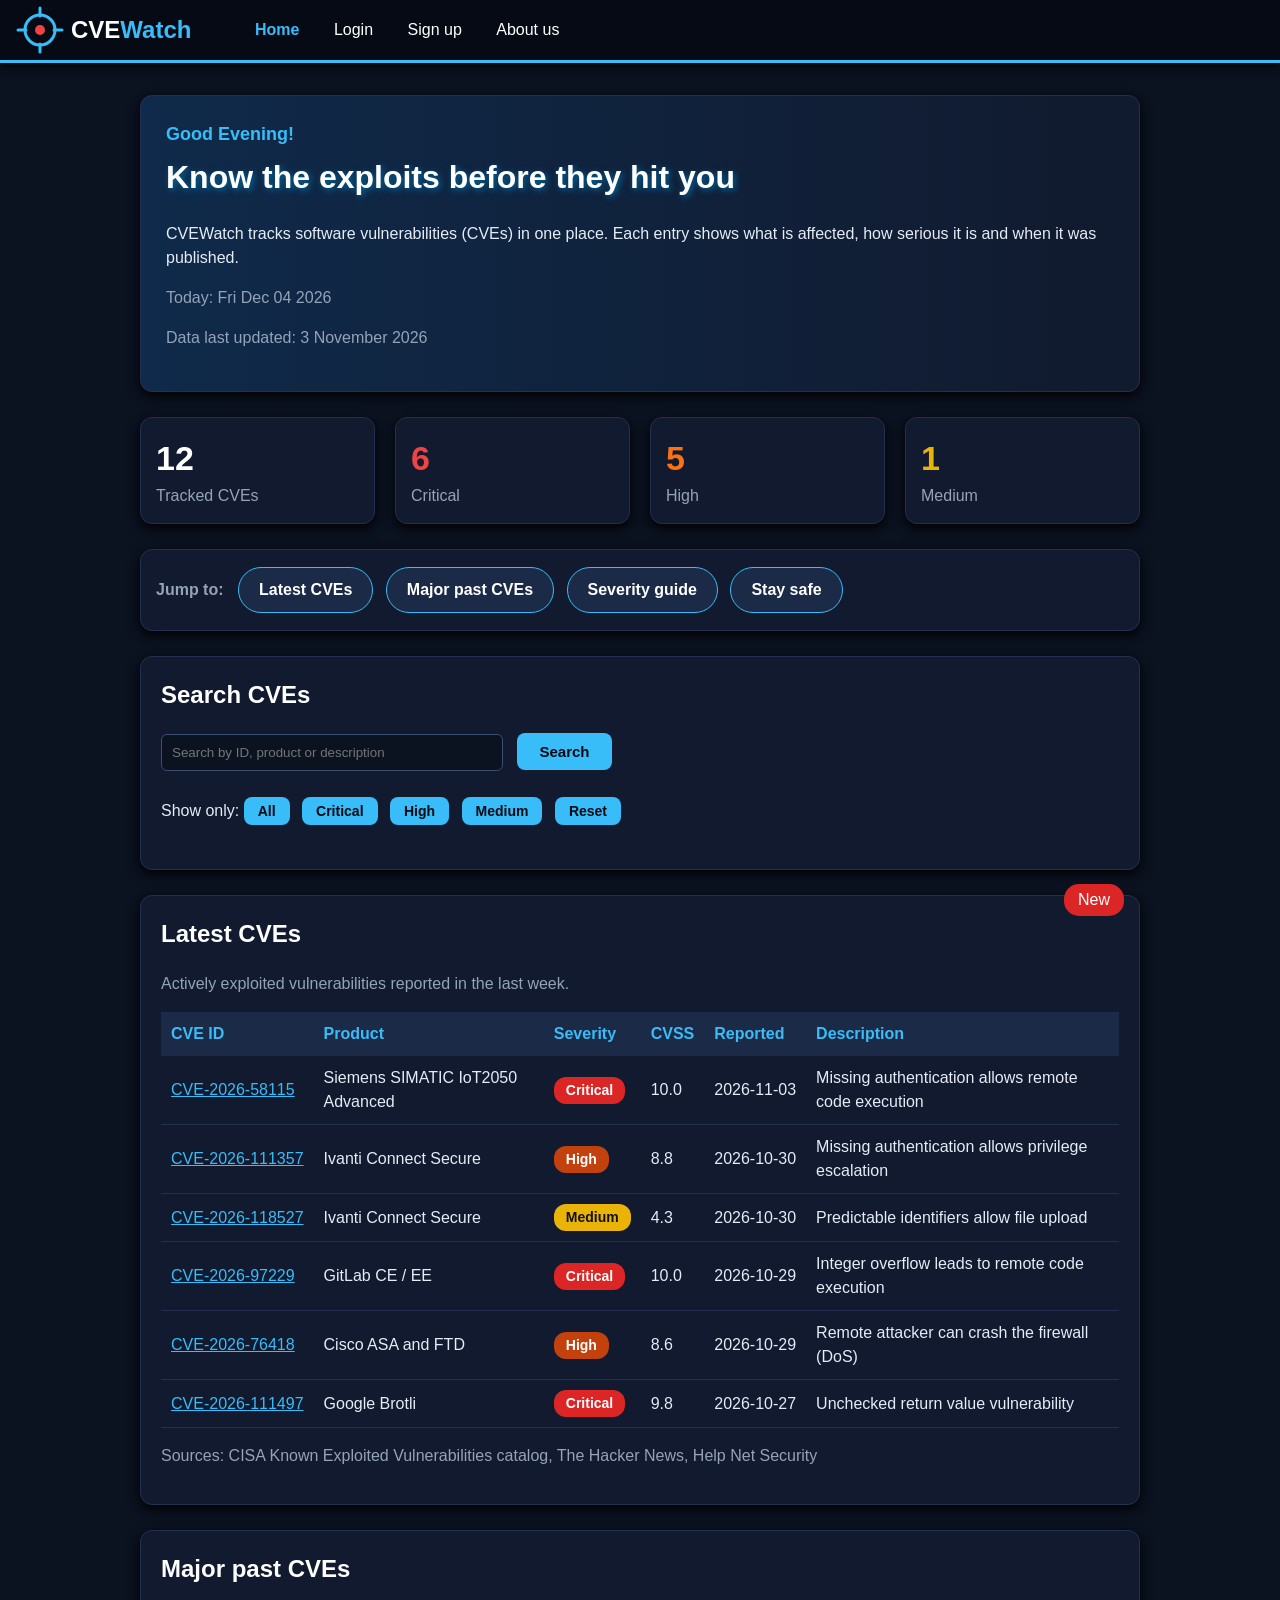
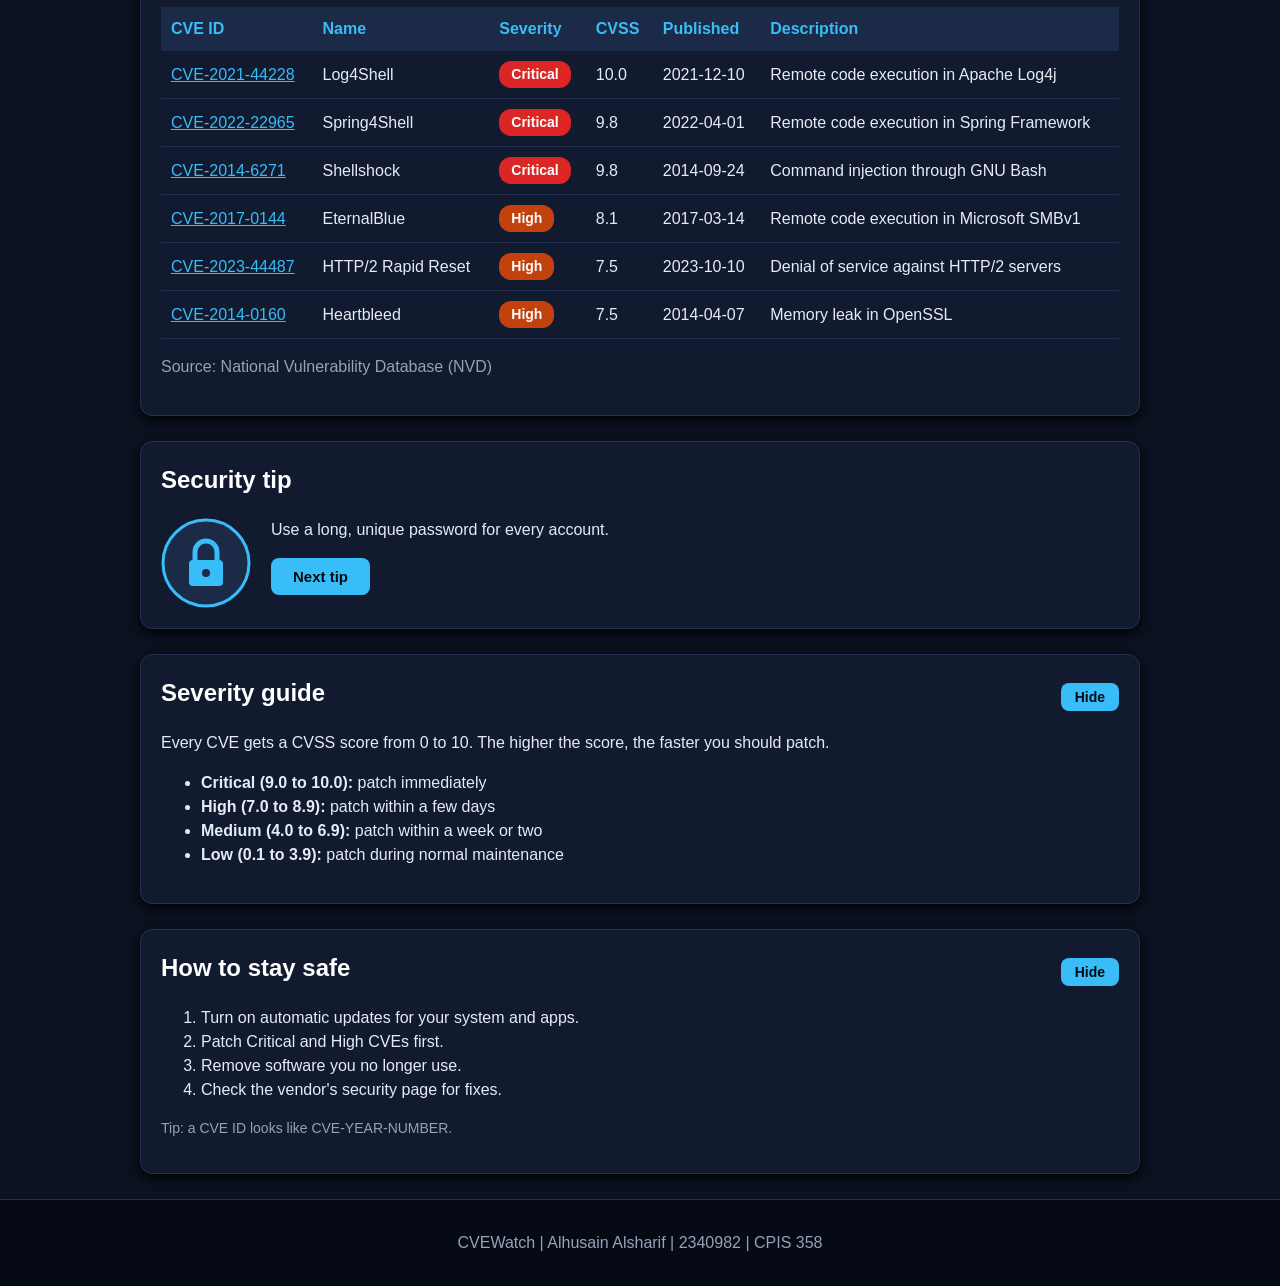
<file: index.html>
<!DOCTYPE html>
<html lang="en">
<head>
    <meta charset="utf-8">
    <title>CVEWatch - Home</title>
    <link rel="stylesheet" href="style.css">
    <script src="script.js"></script>
    <!-- Internal CSS -->
    <style>
        .jump-bar {
            background-color: #111a2e;
            border: 1px solid #22314f;
            border-radius: 12px;
            padding: 12px 15px;
            margin-bottom: 25px;
            box-shadow: 0px 4px 12px black;
        }

        .jump-bar span {
            color: #94a3b8;
            font-weight: bold;
            margin-right: 10px;
        }

        .jump-bar a {
            display: inline-block;
            padding: 10px 20px;
            margin: 5px 8px 5px 0px;
            background-color: #1b2a47;
            color: white;
            font-weight: bold;
            text-decoration: none;
            border: 1px solid #38bdf8;
            border-radius: 25px;
        }

        .jump-bar a:hover {
            background-color: #38bdf8;
            color: #060a14;
        }
    </style>
</head>
<body onload="start()">

<header>
    <img src="logo.svg" alt="CVEWatch logo" width="200" height="50" usemap="#logomap">
    <map name="logomap">
        <area shape="rect" coords="0,0,200,50" href="about.html" alt="About us">
    </map>
    <ul>
        <li><a href="index.html" class="active">Home</a></li>
        <li><a href="login.html">Login</a></li>
        <li><a href="signup.html">Sign up</a></li>
        <li><a href="about.html">About us</a></li>
    </ul>
</header>

<div class="container">

    <div class="hero">
        <!-- Embedded script -->
        <script>
            var now = new Date();
            var hour = now.getHours(); // current hour (0-23)

            if (hour < 12)
                document.write("<h2>Good Morning!</h2>");
            if (hour >= 12) {
                if (hour < 18)
                    document.write("<h2>Good Afternoon!</h2>");
                if (hour >= 18)
                    document.write("<h2>Good Evening!</h2>");
            }
        </script>
        <h1>Know the exploits before they hit you</h1>
        <p>CVEWatch tracks software vulnerabilities (CVEs) in one place. Each entry shows what is affected, how serious it is and when it was published.</p>
        <p class="muted">Today: <span id="today"></span></p>
        <p class="muted">Data last updated: 3 November 2026</p>
    </div>

    <div class="stat">
        <span class="num" id="statTotal">12</span>
        Tracked CVEs
    </div>
    <div class="stat">
        <span class="num" style="color: #ef4444;" id="statCritical">6</span>
        Critical
    </div>
    <div class="stat">
        <span class="num" style="color: #f97316;" id="statHigh">5</span>
        High
    </div>
    <div class="stat last">
        <span class="num" style="color: #eab308;" id="statMedium">1</span>
        Medium
    </div>
    <div class="clear"></div>

    <!-- Internal linking -->
    <div class="jump-bar">
        <span>Jump to:</span>
        <a href="#latest">Latest CVEs</a>
        <a href="#famous">Major past CVEs</a>
        <a href="#severity">Severity guide</a>
        <a href="#safe">Stay safe</a>
    </div>

    <div class="card filter-bar">
        <h2>Search CVEs</h2>
        <input type="text" id="searchBox" placeholder="Search by ID, product or description" onkeyup="applyFilters()">
        <button class="btn" onclick="applyFilters()">Search</button>
        <p>Show only:
            <button class="btn small" onclick="setLevel('All')">All</button>
            <button class="btn small" onclick="setLevel('Critical')">Critical</button>
            <button class="btn small" onclick="setLevel('High')">High</button>
            <button class="btn small" onclick="setLevel('Medium')">Medium</button>
            <button class="btn small" onclick="resetFilters()">Reset</button>
        </p>
        <p id="filterMsg" class="muted"></p>
    </div>

    <section id="latest" class="card">
        <span class="badge">New</span>
        <h2>Latest CVEs</h2>
        <p class="muted">Actively exploited vulnerabilities reported in the last week.</p>
        <table id="latestTable">
            <tr>
                <th>CVE ID</th>
                <th>Product</th>
                <th>Severity</th>
                <th>CVSS</th>
                <th>Reported</th>
                <th>Description</th>
            </tr>
            <tr>
                <td><a href="https://nvd.nist.gov/vuln/detail/CVE-2026-58115">CVE-2026-58115</a></td>
                <td>Siemens SIMATIC IoT2050 Advanced</td>
                <td><span class="pill critical">Critical</span></td>
                <td>10.0</td>
                <td>2026-11-03</td>
                <td>Missing authentication allows remote code execution</td>
            </tr>
            <tr>
                <td><a href="https://nvd.nist.gov/vuln/detail/CVE-2026-111357">CVE-2026-111357</a></td>
                <td>Ivanti Connect Secure</td>
                <td><span class="pill high">High</span></td>
                <td>8.8</td>
                <td>2026-10-30</td>
                <td>Missing authentication allows privilege escalation</td>
            </tr>
            <tr>
                <td><a href="https://nvd.nist.gov/vuln/detail/CVE-2026-118527">CVE-2026-118527</a></td>
                <td>Ivanti Connect Secure</td>
                <td><span class="pill medium">Medium</span></td>
                <td>4.3</td>
                <td>2026-10-30</td>
                <td>Predictable identifiers allow file upload</td>
            </tr>
            <tr>
                <td><a href="https://nvd.nist.gov/vuln/detail/CVE-2026-97229">CVE-2026-97229</a></td>
                <td>GitLab CE / EE</td>
                <td><span class="pill critical">Critical</span></td>
                <td>10.0</td>
                <td>2026-10-29</td>
                <td>Integer overflow leads to remote code execution</td>
            </tr>
            <tr>
                <td><a href="https://nvd.nist.gov/vuln/detail/CVE-2026-76418">CVE-2026-76418</a></td>
                <td>Cisco ASA and FTD</td>
                <td><span class="pill high">High</span></td>
                <td>8.6</td>
                <td>2026-10-29</td>
                <td>Remote attacker can crash the firewall (DoS)</td>
            </tr>
            <tr>
                <td><a href="https://nvd.nist.gov/vuln/detail/CVE-2026-111497">CVE-2026-111497</a></td>
                <td>Google Brotli</td>
                <td><span class="pill critical">Critical</span></td>
                <td>9.8</td>
                <td>2026-10-27</td>
                <td>Unchecked return value vulnerability</td>
            </tr>
        </table>
        <p class="muted">Sources: CISA Known Exploited Vulnerabilities catalog, The Hacker News, Help Net Security</p>
    </section>

    <section id="famous" class="card">
        <h2>Major past CVEs</h2>
        <table id="pastTable">
            <tr>
                <th>CVE ID</th>
                <th>Name</th>
                <th>Severity</th>
                <th>CVSS</th>
                <th>Published</th>
                <th>Description</th>
            </tr>
            <tr>
                <td><a href="https://nvd.nist.gov/vuln/detail/CVE-2021-44228">CVE-2021-44228</a></td>
                <td>Log4Shell</td>
                <td><span class="pill critical">Critical</span></td>
                <td>10.0</td>
                <td>2021-12-10</td>
                <td>Remote code execution in Apache Log4j</td>
            </tr>
            <tr>
                <td><a href="https://nvd.nist.gov/vuln/detail/CVE-2022-22965">CVE-2022-22965</a></td>
                <td>Spring4Shell</td>
                <td><span class="pill critical">Critical</span></td>
                <td>9.8</td>
                <td>2022-04-01</td>
                <td>Remote code execution in Spring Framework</td>
            </tr>
            <tr>
                <td><a href="https://nvd.nist.gov/vuln/detail/CVE-2014-6271">CVE-2014-6271</a></td>
                <td>Shellshock</td>
                <td><span class="pill critical">Critical</span></td>
                <td>9.8</td>
                <td>2014-09-24</td>
                <td>Command injection through GNU Bash</td>
            </tr>
            <tr>
                <td><a href="https://nvd.nist.gov/vuln/detail/CVE-2017-0144">CVE-2017-0144</a></td>
                <td>EternalBlue</td>
                <td><span class="pill high">High</span></td>
                <td>8.1</td>
                <td>2017-03-14</td>
                <td>Remote code execution in Microsoft SMBv1</td>
            </tr>
            <tr>
                <td><a href="https://nvd.nist.gov/vuln/detail/CVE-2023-44487">CVE-2023-44487</a></td>
                <td>HTTP/2 Rapid Reset</td>
                <td><span class="pill high">High</span></td>
                <td>7.5</td>
                <td>2023-10-10</td>
                <td>Denial of service against HTTP/2 servers</td>
            </tr>
            <tr>
                <td><a href="https://nvd.nist.gov/vuln/detail/CVE-2014-0160">CVE-2014-0160</a></td>
                <td>Heartbleed</td>
                <td><span class="pill high">High</span></td>
                <td>7.5</td>
                <td>2014-04-07</td>
                <td>Memory leak in OpenSSL</td>
            </tr>
        </table>
        <p class="muted">Source: National Vulnerability Database (NVD)</p>
    </section>

    <section id="tips" class="card">
        <h2>Security tip</h2>
        <img id="tipImg" class="tip-img" src="tip1.svg" alt="Security tip icon" width="90" height="90">
        <p id="tipText"></p>
        <button class="btn" onclick="nextTip()">Next tip</button>
        <div class="clear"></div>
    </section>

    <section id="severity" class="card">
        <button class="btn small right" id="btnSeverity" onclick="toggleSection('severityBody', 'btnSeverity')">Hide</button>
        <h2>Severity guide</h2>
        <article id="severityBody">
            <p>Every CVE gets a CVSS score from 0 to 10. The higher the score, the faster you should patch.</p>
            <ul>
                <li><strong>Critical (9.0 to 10.0):</strong> patch immediately</li>
                <li><strong>High (7.0 to 8.9):</strong> patch within a few days</li>
                <li><strong>Medium (4.0 to 6.9):</strong> patch within a week or two</li>
                <li><strong>Low (0.1 to 3.9):</strong> patch during normal maintenance</li>
            </ul>
        </article>
    </section>

    <section id="safe" class="card">
        <button class="btn small right" id="btnSafe" onclick="toggleSection('safeBody', 'btnSafe')">Hide</button>
        <h2>How to stay safe</h2>
        <article id="safeBody">
            <ol>
                <li>Turn on automatic updates for your system and apps.</li>
                <li>Patch Critical and High CVEs first.</li>
                <li>Remove software you no longer use.</li>
                <li>Check the vendor's security page for fixes.</li>
            </ol>
            <p style="color: #94a3b8; font-size: 14px;">Tip: a CVE ID looks like CVE-YEAR-NUMBER.</p>
        </article>
    </section>

</div>

<footer>
    <p>CVEWatch | Alhusain Alsharif | 2340982 | CPIS 358</p>
</footer>

</body>
</html>
</file>
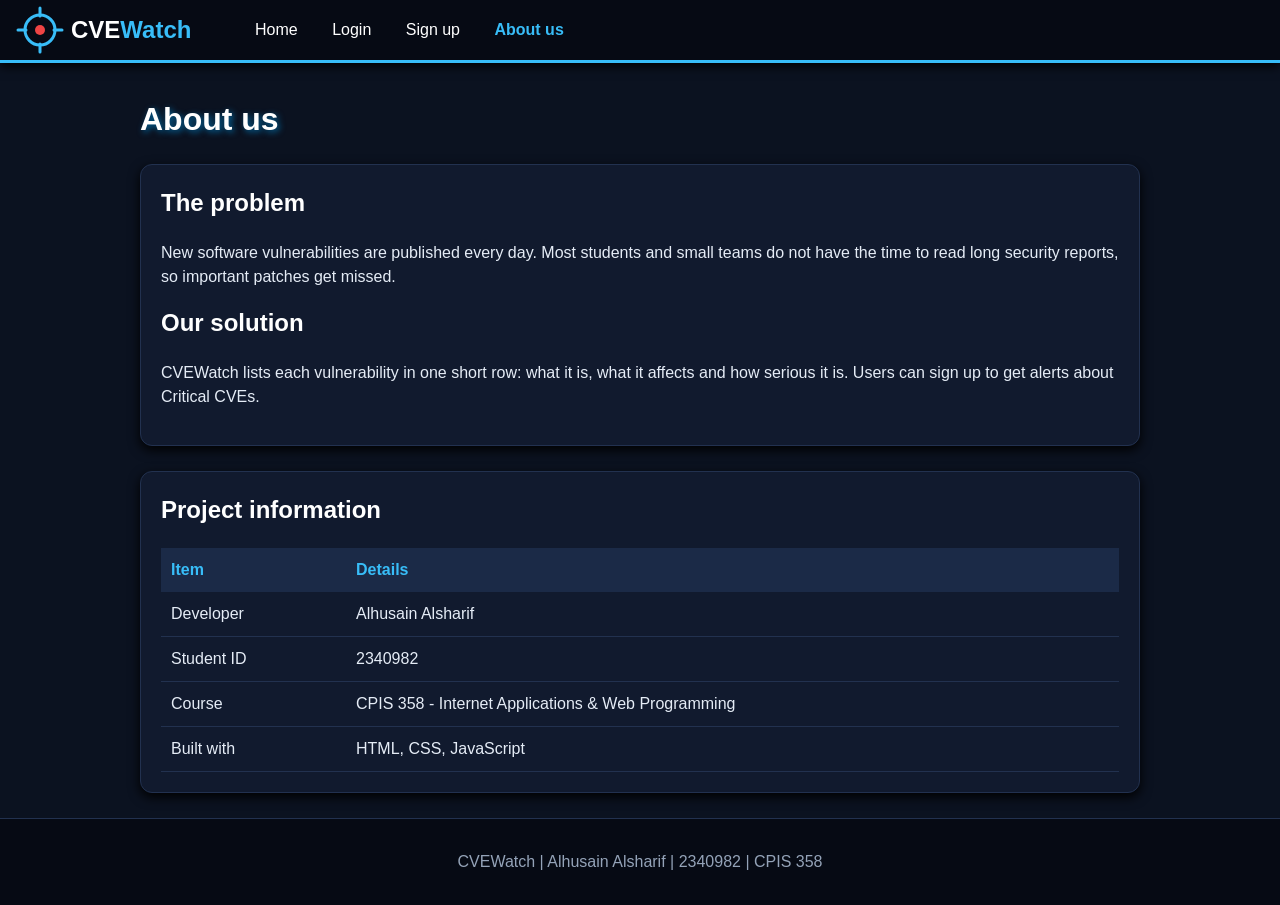
<file: about.html>
<!DOCTYPE html>
<html lang="en">
<head>
    <meta charset="utf-8">
    <title>CVEWatch - About us</title>
    <link rel="stylesheet" href="style.css">
    <script src="script.js"></script>
</head>
<body>

<header>
    <img src="logo.svg" alt="CVEWatch logo" width="200" height="50" usemap="#logomap">
    <map name="logomap">
        <area shape="rect" coords="0,0,200,50" href="about.html" alt="About us">
    </map>
    <ul>
        <li><a href="index.html">Home</a></li>
        <li><a href="login.html">Login</a></li>
        <li><a href="signup.html">Sign up</a></li>
        <li><a href="about.html" class="active">About us</a></li>
    </ul>
</header>

<div class="container">

    <h1>About us</h1>

    <section class="card">
        <article>
            <h2>The problem</h2>
            <p>New software vulnerabilities are published every day. Most students and small teams do not have the time to read long security reports, so important patches get missed.</p>
            <h2>Our solution</h2>
            <p>CVEWatch lists each vulnerability in one short row: what it is, what it affects and how serious it is. Users can sign up to get alerts about Critical CVEs.</p>
        </article>
    </section>

    <section class="card">
        <h2>Project information</h2>
        <table>
            <tr>
                <th>Item</th>
                <th>Details</th>
            </tr>
            <tr>
                <td>Developer</td>
                <td>Alhusain Alsharif</td>
            </tr>
            <tr>
                <td>Student ID</td>
                <td>2340982</td>
            </tr>
            <tr>
                <td>Course</td>
                <td>CPIS 358 - Internet Applications &amp; Web Programming</td>
            </tr>
            <tr>
                <td>Built with</td>
                <td>HTML, CSS, JavaScript</td>
            </tr>
        </table>
    </section>

</div>

<footer>
    <p>CVEWatch | Alhusain Alsharif | 2340982 | CPIS 358</p>
</footer>

</body>
</html>
</file>
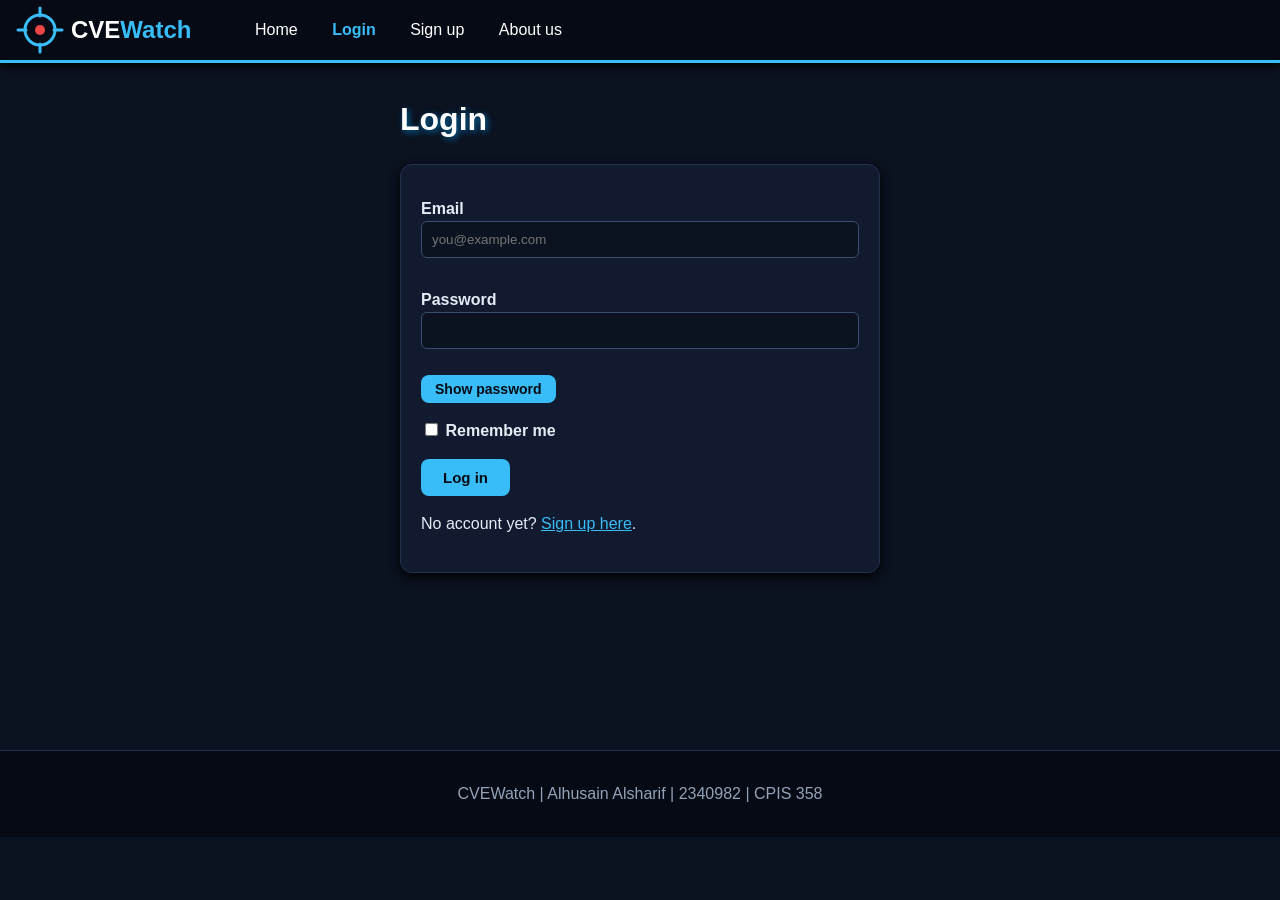
<file: login.html>
<!DOCTYPE html>
<html lang="en">
<head>
    <meta charset="utf-8">
    <title>CVEWatch - Login</title>
    <link rel="stylesheet" href="style.css">
    <script src="script.js"></script>
</head>
<body>

<header>
    <img src="logo.svg" alt="CVEWatch logo" width="200" height="50" usemap="#logomap">
    <map name="logomap">
        <area shape="rect" coords="0,0,200,50" href="about.html" alt="About us">
    </map>
    <ul>
        <li><a href="index.html">Home</a></li>
        <li><a href="login.html" class="active">Login</a></li>
        <li><a href="signup.html">Sign up</a></li>
        <li><a href="about.html">About us</a></li>
    </ul>
</header>

<div class="container narrow">

    <h1>Login</h1>

    <section class="card">
        <form action="index.html" method="post" novalidate onsubmit="return validateLogin()" onreset="clearErrors()">
            <label for="email">Email</label>
            <input type="email" id="email" name="email" placeholder="you@example.com" onblur="checkEmail()">
            <span class="error" id="emailError"></span>

            <label for="password">Password</label>
            <input type="password" id="password" name="password" onblur="checkLoginPassword()">
            <span class="error" id="passwordError"></span>
            <button type="button" class="btn small" id="showBtn" onclick="togglePassword('password', 'showBtn')">Show password</button>

            <p><input type="checkbox" id="remember" name="remember">
            <label for="remember" style="display: inline;">Remember me</label></p>

            <button type="submit" class="btn">Log in</button>
        </form>
        <p>No account yet? <a href="signup.html">Sign up here</a>.</p>
    </section>

</div>

<footer>
    <p>CVEWatch | Alhusain Alsharif | 2340982 | CPIS 358</p>
</footer>

</body>
</html>
</file>
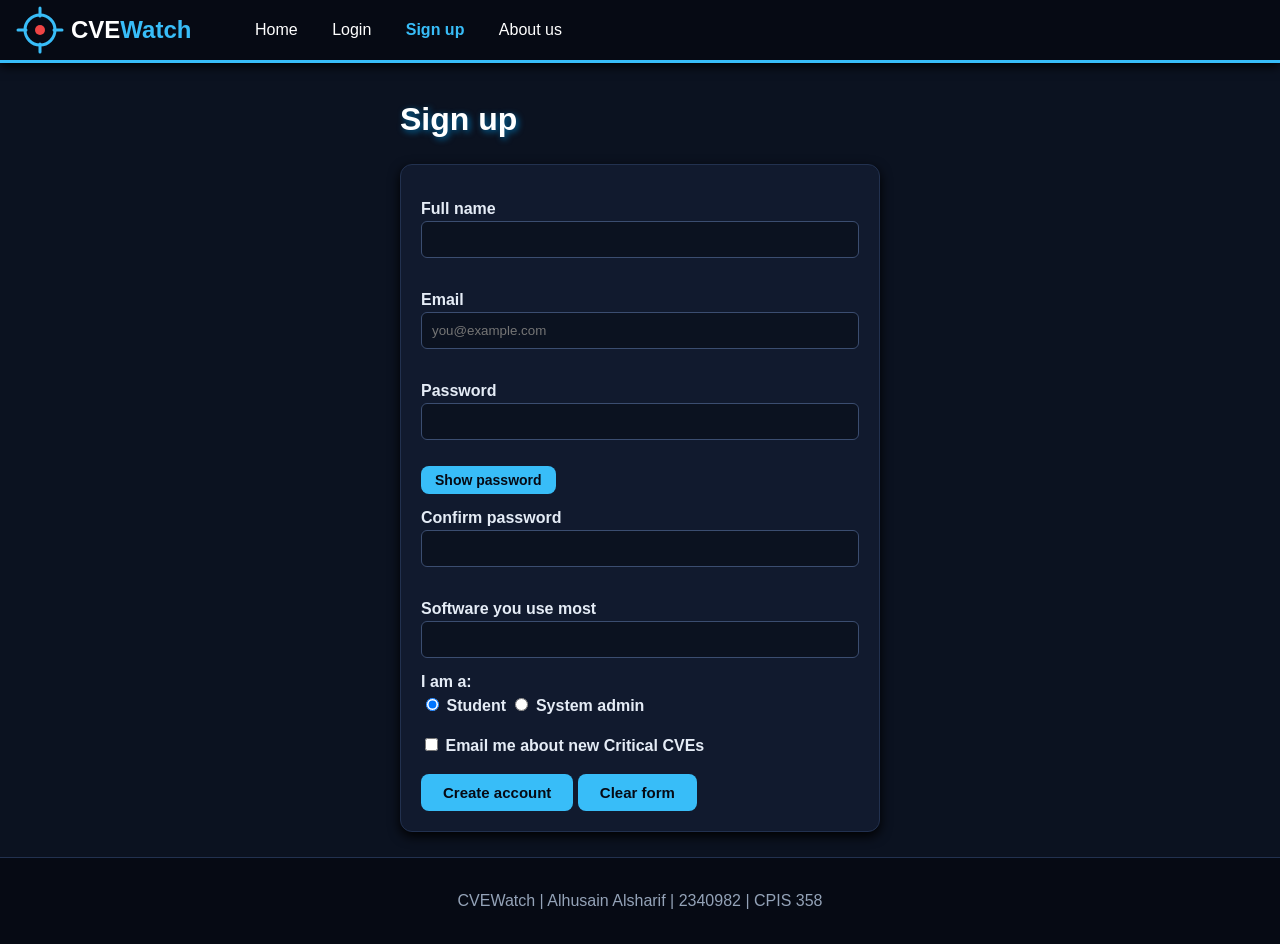
<file: signup.html>
<!DOCTYPE html>
<html lang="en">
<head>
    <meta charset="utf-8">
    <title>CVEWatch - Sign up</title>
    <link rel="stylesheet" href="style.css">
    <script src="script.js"></script>
</head>
<body>

<header>
    <img src="logo.svg" alt="CVEWatch logo" width="200" height="50" usemap="#logomap">
    <map name="logomap">
        <area shape="rect" coords="0,0,200,50" href="about.html" alt="About us">
    </map>
    <ul>
        <li><a href="index.html">Home</a></li>
        <li><a href="login.html">Login</a></li>
        <li><a href="signup.html" class="active">Sign up</a></li>
        <li><a href="about.html">About us</a></li>
    </ul>
</header>

<div class="container narrow">

    <h1>Sign up</h1>

    <section class="card">
        <form action="login.html" method="post" novalidate onsubmit="return validateSignup()" onreset="clearErrors()">
            <label for="fullname">Full name</label>
            <input type="text" id="fullname" name="fullname" onblur="checkName()">
            <span class="error" id="nameError"></span>

            <label for="email">Email</label>
            <input type="email" id="email" name="email" placeholder="you@example.com" onblur="checkEmail()">
            <span class="error" id="emailError"></span>

            <label for="password">Password</label>
            <input type="password" id="password" name="password" onblur="checkPassword(); showStrength()">
            <span class="error" id="passwordError"></span>
            <span id="strength"></span>
            <button type="button" class="btn small" id="showBtn" onclick="togglePassword('password', 'showBtn')">Show password</button>

            <label for="confirm">Confirm password</label>
            <input type="password" id="confirm" name="confirm" onblur="checkConfirm()">
            <span class="error" id="confirmError"></span>

            <label for="software">Software you use most</label>
            <input type="text" id="software" name="software" list="softwarelist">
            <datalist id="softwarelist">
                <option value="Windows">
                <option value="Linux">
                <option value="Apache">
                <option value="OpenSSL">
                <option value="Java">
            </datalist>

            <label>I am a:</label>
            <input type="radio" id="student" name="role" value="student" checked>
            <label for="student" style="display: inline;">Student</label>
            <input type="radio" id="admin" name="role" value="admin">
            <label for="admin" style="display: inline;">System admin</label>

            <p><input type="checkbox" id="alerts" name="alerts">
            <label for="alerts" style="display: inline;">Email me about new Critical CVEs</label></p>

            <button type="submit" class="btn">Create account</button>
            <button type="reset" class="btn">Clear form</button>
        </form>
    </section>

</div>

<footer>
    <p>CVEWatch | Alhusain Alsharif | 2340982 | CPIS 358</p>
</footer>

</body>
</html>
</file>
<file: style.css>
/* CVEWatch - external stylesheet shared by all pages */

/* ---------- Page basics ---------- */
html {
    scroll-padding-top: 80px;
}

body {
    font-family: "Segoe UI", Arial, sans-serif;
    margin: 0;
    padding-top: 70px;
    background-color: #0b1220;
    color: #e5ecf6;
    line-height: 1.5;
}

a {
    color: #38bdf8;
}

a:hover {
    color: white;
}

h1 {
    color: white;
    text-shadow: 2px 2px 6px #0369a1;
}

h2 {
    color: white;
}

/* ---------- Master page: header + menu (same on every page) ---------- */
header {
    position: fixed;
    top: 0;
    left: 0;
    width: 100%;
    height: 60px;
    background-color: #060a14;
    border-bottom: 3px solid #38bdf8;
    box-shadow: 0px 3px 10px black;
    z-index: 10; /* layering: header stays above the page content */
}

header img {
    float: left;
    margin: 5px 25px 0px 15px;
}

header ul {
    list-style-type: none;
    margin: 0;
    padding: 0;
}

header li {
    display: inline-block;
    vertical-align: top;
}

header li a {
    display: block;
    line-height: 20px;
    padding: 20px 15px;
    color: white;
    text-decoration: none;
}

/* the page you are on */
header li a.active {
    color: #38bdf8;
    font-weight: bold;
}

header li a:hover {
    background-color: #38bdf8;
    color: #060a14;
}

/* ---------- Layout ---------- */
.container {
    width: 90%;
    max-width: 1000px;
    min-height: 70vh; /* keeps the footer near the bottom on short pages */
    margin: 25px auto;
}

/* smaller container for the Login and Sign up forms */
.narrow {
    max-width: 480px;
}

.clear {
    clear: both;
}

.right {
    float: right;
}

footer {
    text-align: center;
    padding: 15px;
    background-color: #060a14;
    color: #94a3b8;
    border-top: 1px solid #22314f;
}

/* ---------- General classes ---------- */
.hero {
    background-image: linear-gradient(to right, #0f2a4a, #111a2e);
    border: 1px solid #22314f;
    border-radius: 12px;
    padding: 25px;
    margin-bottom: 25px;
    box-shadow: 0px 4px 12px black;
}

/* the greeting above the main title */
.hero h2 {
    margin: 0;
    font-size: 18px;
    color: #38bdf8;
}

.hero h1 {
    margin-top: 5px;
}

.card {
    position: relative;
    background-color: #111a2e;
    border: 1px solid #22314f;
    border-radius: 12px;
    padding: 20px;
    margin-bottom: 25px;
    box-shadow: 0px 4px 12px black;
}

.card h2 {
    margin-top: 0;
}

.badge {
    position: absolute;
    top: -12px;
    right: 15px;
    background-color: #dc2626;
    color: white;
    padding: 4px 14px;
    border-radius: 15px;
    z-index: 5; /* layering: badge sits on top of the card */
}

.muted {
    color: #94a3b8;
}

/* ---------- Stat boxes ---------- */
.stat {
    float: left;
    width: 23.5%;
    margin-right: 2%;
    margin-bottom: 25px;
    padding: 15px;
    box-sizing: border-box;
    background-color: #111a2e;
    color: #94a3b8;
    border: 1px solid #22314f;
    border-radius: 12px;
    box-shadow: 0px 4px 12px black;
}

.last {
    margin-right: 0;
}

.stat .num {
    display: block;
    font-size: 34px;
    font-weight: bold;
    color: white;
}

/* ---------- Buttons ---------- */
.btn {
    background-color: #38bdf8;
    color: #060a14;
    font-family: inherit;
    font-size: 15px;
    font-weight: bold;
    border: none;
    padding: 10px 22px;
    border-radius: 8px;
    cursor: pointer;
}

.btn:hover {
    background-color: white;
}

.btn.small {
    padding: 6px 14px;
    font-size: 14px;
    margin-top: 8px;
}

/* ---------- Tables ---------- */
table {
    width: 100%;
    border-collapse: collapse;
}

th {
    background-color: #1b2a47;
    color: #38bdf8;
    text-align: left;
    padding: 10px;
}

td {
    padding: 10px;
    border-bottom: 1px solid #22314f;
}

tr:hover td {
    background-color: #16223a;
}

/* keep CVE IDs and dates on one line */
td:first-child,
td:nth-child(5) {
    white-space: nowrap;
}

/* ---------- Severity colours ---------- */
.pill {
    display: inline-block;
    padding: 3px 12px;
    border-radius: 12px;
    font-size: 14px;
    font-weight: bold;
}

.critical {
    background-color: #dc2626;
    color: white;
}

.high {
    background-color: #c2410c; /* dark enough for white text to be readable */
    color: white;
}

.medium {
    background-color: #eab308;
    color: #111111;
}

.low {
    background-color: #16a34a;
    color: white;
}

/* ---------- Search and filter bar (Home page) ---------- */
.filter-bar input,
.filter-bar select {
    padding: 10px;
    background-color: #0b1220;
    color: white;
    border: 1px solid #3b4d70;
    border-radius: 6px;
    margin: 0px 10px 10px 0px;
}

.filter-bar input {
    width: 320px;
    max-width: 100%;
}

.filter-bar .btn {
    margin: 0px 8px 8px 0px;
}

.tip-img {
    float: left;
    margin-right: 20px;
}

/* ---------- Forms (Login and Sign up) ---------- */
form label {
    display: block;
    margin-top: 12px;
    font-weight: bold;
}

form input[type="text"],
form input[type="email"],
form input[type="password"] {
    width: 100%;
    padding: 10px;
    background-color: #0b1220;
    color: white;
    border: 1px solid #3b4d70;
    border-radius: 6px;
    box-sizing: border-box;
}

/* highlight the box you are typing in */
input:focus {
    outline: 2px solid #38bdf8;
}

.error {
    display: block;
    min-height: 18px;
    color: #f87171;
    font-size: 14px;
}

#strength {
    display: block;
    font-weight: bold;
    font-size: 14px;
}
</file>
